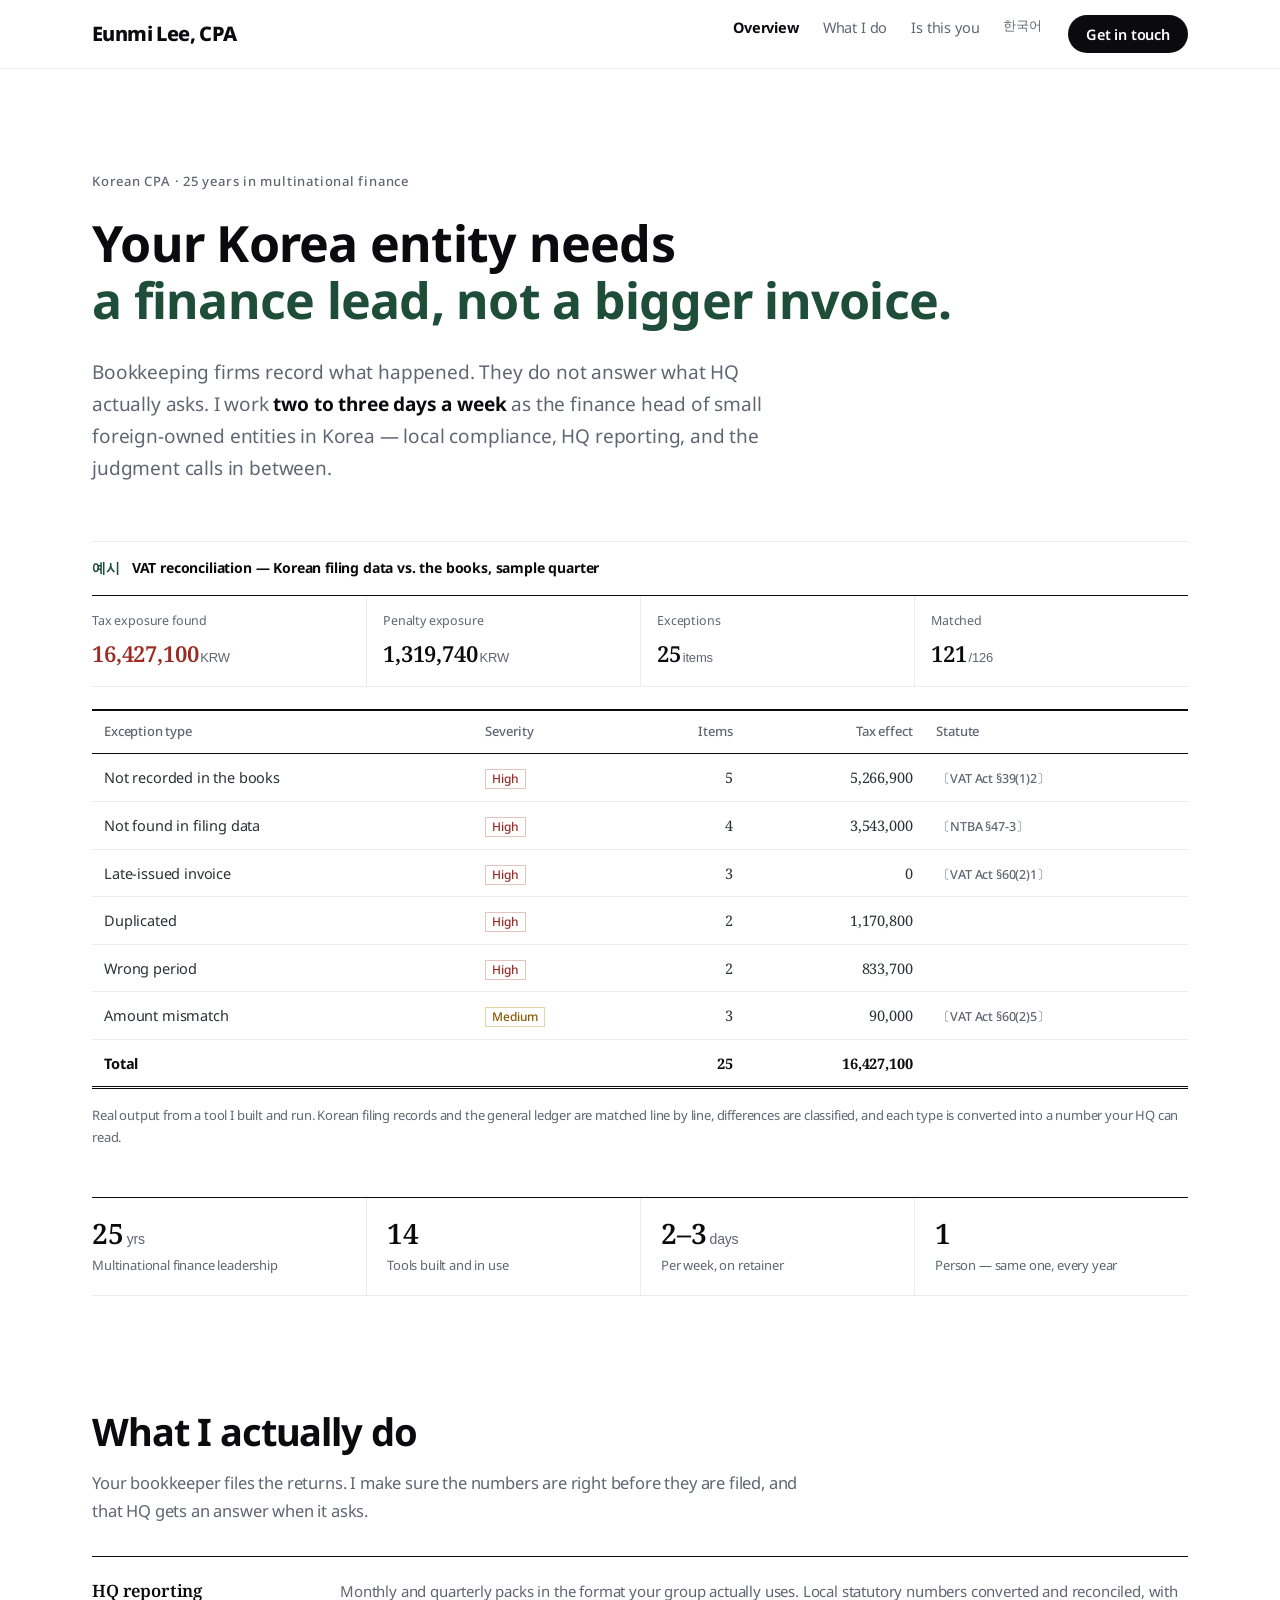
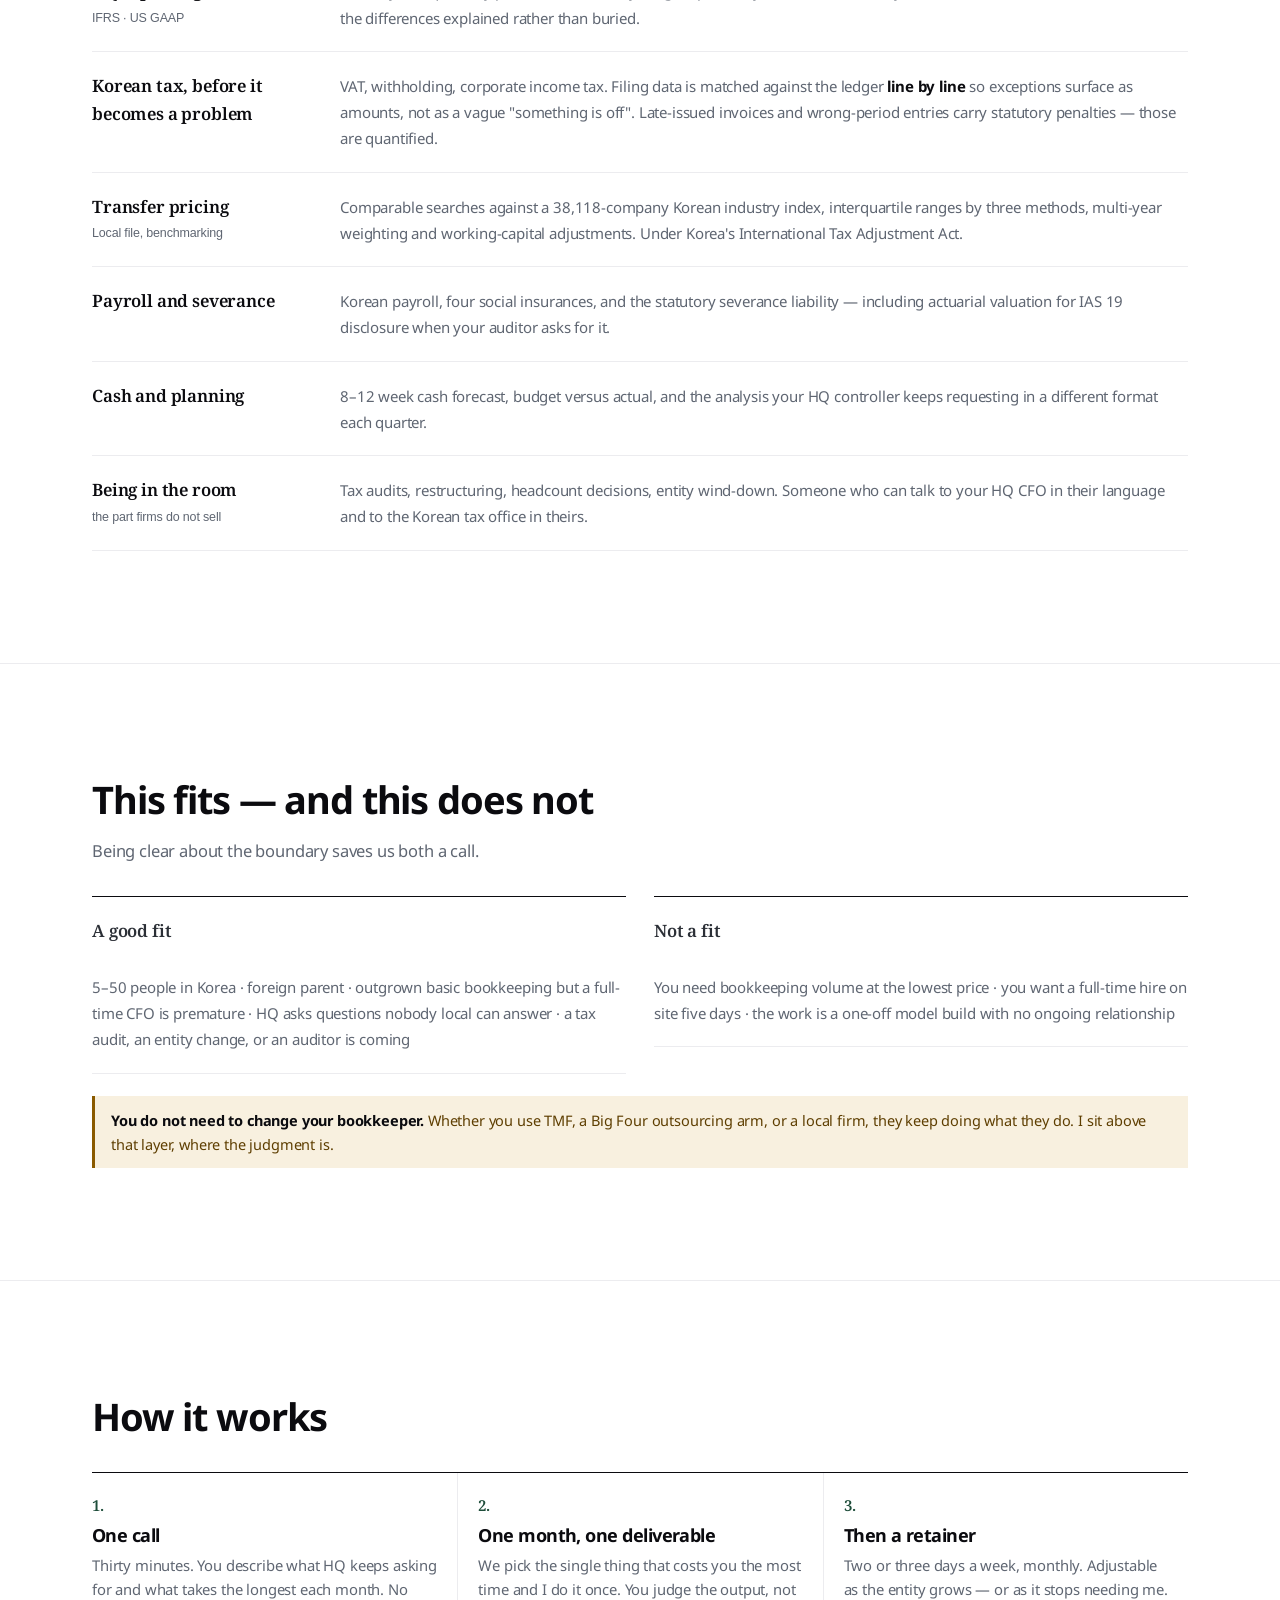
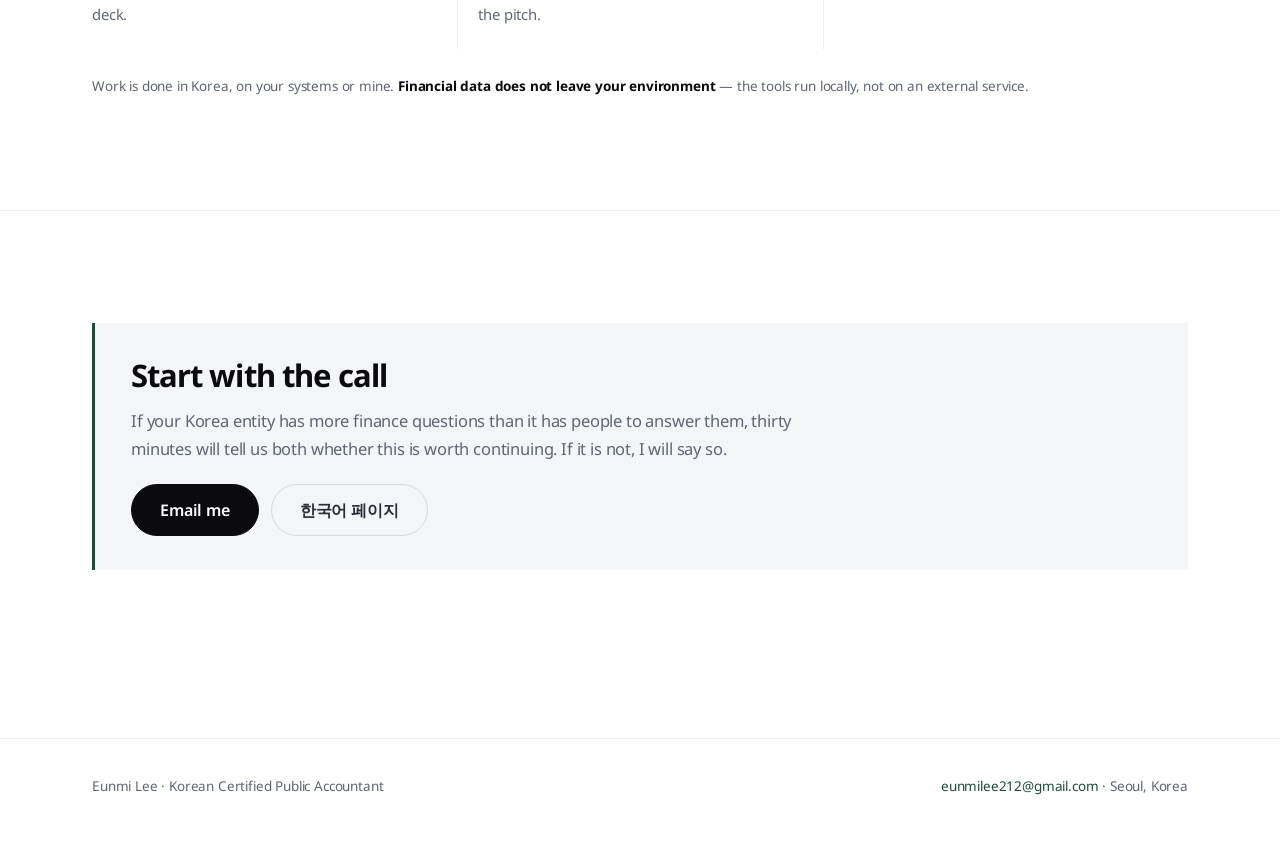
<file: en/index.html>
<!doctype html>
<html lang="en">
<head>
<meta charset="utf-8">
<meta name="viewport" content="width=device-width, initial-scale=1">
<meta name="robots" content="noindex, nofollow">
<title>Fractional CFO for Korean Subsidiaries</title>
<meta name="description" content="A Korean CPA with 25 years as a multinational finance lead, working 2–3 days a week as the finance head of small foreign-owned subsidiaries in Korea. Local compliance, HQ reporting, and the judgment calls in between.">
<link rel="preconnect" href="https://fonts.googleapis.com">
<link rel="preconnect" href="https://fonts.gstatic.com" crossorigin>
<link href="https://fonts.googleapis.com/css2?family=Noto+Sans:wght@400;500;700&family=Noto+Serif:wght@500;600;700&display=swap" rel="stylesheet">
<link rel="stylesheet" href="../style.css?v=20261011g">
<style>
  /* 영문 페이지 — 한글용 --sans 대신 라틴 최적화 폰트로 바꾼다.
     한글 폰트로 영문을 조판하면 자간과 굵기가 어색하다. */
  :root { --serif: 'Noto Serif', Georgia, serif; }
  body { font-family: 'Noto Sans', -apple-system, BlinkMacSystemFont, system-ui, sans-serif;
         word-break: normal; overflow-wrap: anywhere; }
  h1, h2, h3 { word-break: normal; }
  .hero h1 { font-size: 50px; letter-spacing: -.015em; }
  .lang { font-size: 12.5px; }
  @media (max-width: 640px) { .hero h1 { font-size: 32px; } }
</style>
</head>
<body>
<header class="top"><div class="wrap">
  <a class="brand" href="index.html">Eunmi Lee, CPA</a>
  <nav class="main">
    <a class="on" href="index.html">Overview</a>
    <a href="#what">What I do</a>
    <a href="#fit">Is this you</a>
    <a class="lang" href="../cfo.html">한국어</a>
    <a class="cta" href="#contact">Get in touch</a>
  </nav>
</div></header>

<main>
  <div class="dark">
    <div class="wrap">
      <div class="hero">
        <span class="eyebrow">Korean CPA · 25 years in multinational finance</span>
        <h1>Your Korea entity needs<br><em>a finance lead, not a bigger invoice.</em></h1>
        <p class="lead">Bookkeeping firms record what happened. They do not answer what HQ actually asks. I work <b>two to three days a week</b> as the finance head of small foreign-owned entities in Korea — local compliance, HQ reporting, and the judgment calls in between.</p>

        <div class="overlap">
          <div class="shot">
            <div class="bar">
              <i></i><i></i><i></i>
              <span>VAT reconciliation — Korean filing data vs. the books, sample quarter</span>
            </div>
            <div class="body">
              <div class="kpis">
                <div class="kpi hot">
                  <div class="k">Tax exposure found</div>
                  <div class="v num">16,427,100<span class="u">KRW</span></div>
                </div>
                <div class="kpi">
                  <div class="k">Penalty exposure</div>
                  <div class="v num">1,319,740<span class="u">KRW</span></div>
                </div>
                <div class="kpi">
                  <div class="k">Exceptions</div>
                  <div class="v num">25<span class="u">items</span></div>
                </div>
                <div class="kpi">
                  <div class="k">Matched</div>
                  <div class="v num">121<span class="u">/126</span></div>
                </div>
              </div>
              <div class="table-scroll"><table class="grid">
                <thead><tr>
                  <th>Exception type</th><th>Severity</th><th class="r">Items</th>
                  <th class="r">Tax effect</th><th>Statute</th>
                </tr></thead>
                <tbody>
                  <tr><td>Not recorded in the books</td><td><span class="pill high">High</span></td><td class="r num">5</td><td class="r num">5,266,900</td><td><span class="pill law">VAT Act §39(1)2</span></td></tr>
                  <tr><td>Not found in filing data</td><td><span class="pill high">High</span></td><td class="r num">4</td><td class="r num">3,543,000</td><td><span class="pill law">NTBA §47-3</span></td></tr>
                  <tr><td>Late-issued invoice</td><td><span class="pill high">High</span></td><td class="r num">3</td><td class="r num">0</td><td><span class="pill law">VAT Act §60(2)1</span></td></tr>
                  <tr><td>Duplicated</td><td><span class="pill high">High</span></td><td class="r num">2</td><td class="r num">1,170,800</td><td></td></tr>
                  <tr><td>Wrong period</td><td><span class="pill high">High</span></td><td class="r num">2</td><td class="r num">833,700</td><td></td></tr>
                  <tr><td>Amount mismatch</td><td><span class="pill mid">Medium</span></td><td class="r num">3</td><td class="r num">90,000</td><td><span class="pill law">VAT Act §60(2)5</span></td></tr>
                  <tr class="total"><td>Total</td><td></td><td class="r num">25</td><td class="r num">16,427,100</td><td></td></tr>
                </tbody>
              </table></div>
            </div>
            <div class="cap">Real output from a tool I built and run. Korean filing records and the general ledger are matched line by line, differences are classified, and each type is converted into a number your HQ can read.</div>
          </div>
        </div>
      </div>
    </div>
  </div>

  <div class="wrap after-overlap">
    <div class="proof">
      <div><div class="v">25<span>yrs</span></div><div class="k">Multinational finance leadership</div></div>
      <div><div class="v">14<span></span></div><div class="k">Tools built and in use</div></div>
      <div><div class="v">2–3<span>days</span></div><div class="k">Per week, on retainer</div></div>
      <div><div class="v">1<span></span></div><div class="k">Person — same one, every year</div></div>
    </div>
  </div>

  <section id="what"><div class="wrap">
    <div class="sechead">
      <h2>What I actually do</h2>
      <p>Your bookkeeper files the returns. I make sure the numbers are right before they are filed, and that HQ gets an answer when it asks.</p>
    </div>
    <div class="items">
      <div class="item">
        <div class="nm">HQ reporting<span class="sub">IFRS · US GAAP</span></div>
        <div class="ds">Monthly and quarterly packs in the format your group actually uses. Local statutory numbers converted and reconciled, with the differences explained rather than buried.</div>
      </div>
      <div class="item">
        <div class="nm">Korean tax, before it becomes a problem</div>
        <div class="ds">VAT, withholding, corporate income tax. Filing data is matched against the ledger <b>line by line</b> so exceptions surface as amounts, not as a vague "something is off". Late-issued invoices and wrong-period entries carry statutory penalties — those are quantified.</div>
      </div>
      <div class="item">
        <div class="nm">Transfer pricing<span class="sub">Local file, benchmarking</span></div>
        <div class="ds">Comparable searches against a 38,118-company Korean industry index, interquartile ranges by three methods, multi-year weighting and working-capital adjustments. Under Korea's International Tax Adjustment Act.</div>
      </div>
      <div class="item">
        <div class="nm">Payroll and severance</div>
        <div class="ds">Korean payroll, four social insurances, and the statutory severance liability — including actuarial valuation for IAS 19 disclosure when your auditor asks for it.</div>
      </div>
      <div class="item">
        <div class="nm">Cash and planning</div>
        <div class="ds">8–12 week cash forecast, budget versus actual, and the analysis your HQ controller keeps requesting in a different format each quarter.</div>
      </div>
      <div class="item">
        <div class="nm">Being in the room<span class="sub">the part firms do not sell</span></div>
        <div class="ds">Tax audits, restructuring, headcount decisions, entity wind-down. Someone who can talk to your HQ CFO in their language and to the Korean tax office in theirs.</div>
      </div>
    </div>
  </div></section>

  <section id="fit"><div class="wrap">
    <div class="sechead">
      <h2>This fits — and this does not</h2>
      <p>Being clear about the boundary saves us both a call.</p>
    </div>
    <div class="grid2">
      <div>
        <div class="items">
          <div class="item" style="grid-template-columns:1fr">
            <div class="nm" style="color:var(--accent)">A good fit</div>
            <div class="ds">
              5–50 people in Korea · foreign parent · outgrown basic bookkeeping but a full-time CFO is premature · HQ asks questions nobody local can answer · a tax audit, an entity change, or an auditor is coming
            </div>
          </div>
        </div>
      </div>
      <div>
        <div class="items">
          <div class="item" style="grid-template-columns:1fr">
            <div class="nm" style="color:var(--danger)">Not a fit</div>
            <div class="ds">
              You need bookkeeping volume at the lowest price · you want a full-time hire on site five days · the work is a one-off model build with no ongoing relationship
            </div>
          </div>
        </div>
      </div>
    </div>
    <div class="note" style="margin-top:22px"><b>You do not need to change your bookkeeper.</b> Whether you use TMF, a Big Four outsourcing arm, or a local firm, they keep doing what they do. I sit above that layer, where the judgment is.</div>
  </div></section>

  <section><div class="wrap">
    <div class="sechead">
      <h2>How it works</h2>
    </div>
    <div class="steps">
      <div class="step">
        <h3>One call</h3>
        <p>Thirty minutes. You describe what HQ keeps asking for and what takes the longest each month. No deck.</p>
      </div>
      <div class="step">
        <h3>One month, one deliverable</h3>
        <p>We pick the single thing that costs you the most time and I do it once. You judge the output, not the pitch.</p>
      </div>
      <div class="step">
        <h3>Then a retainer</h3>
        <p>Two or three days a week, monthly. Adjustable as the entity grows — or as it stops needing me.</p>
      </div>
    </div>
    <p class="quiet" style="margin-top:26px">Work is done in Korea, on your systems or mine. <b>Financial data does not leave your environment</b> — the tools run locally, not on an external service.</p>
  </div></section>

  <section id="contact"><div class="wrap">
    <div class="callout">
      <h2>Start with the call</h2>
      <p>If your Korea entity has more finance questions than it has people to answer them, thirty minutes will tell us both whether this is worth continuing. If it is not, I will say so.</p>
      <div class="actions">
        <a class="btn solid" href="mailto:eunmilee212@gmail.com?subject=Korea%20entity%20-%20fractional%20CFO">Email me</a>
        <a class="btn ghost" href="../cfo.html">한국어 페이지</a>
      </div>
    </div>
  </div></section>
</main>

<footer><div class="wrap">
  <div>Eunmi Lee · Korean Certified Public Accountant</div>
  <div><a href="mailto:eunmilee212@gmail.com">eunmilee212@gmail.com</a> · Seoul, Korea</div>
</div></footer>
</body>
</html>
</file>
<file: style.css>
/* ============================================================
   판매 사이트 — 시안 B "재무제표 주석" (2026-09-17 결정)

   흰 바탕 · 짙은 녹색 한 가지 · 제목과 숫자는 명조, 본문은 고딕.
   그림자 · 둥근 카드 · 알약 배지 · 어두운 히어로를 쓰지 않는다.
   나눔은 선으로 한다. 합계 아래 두 줄(3px double)이 이 사이트의 표시다.

   업무 도구 화면(C:\dev\suite\suite\theme.css)과 같은 색과 글꼴이다 —
   사이트에서 본 모습 그대로 설치한 도구가 열린다.
   ============================================================ */

:root {
  --ink:    #0B0B0F;   /* 2026-10-10 — 녹색 기운이 돌던 먹색을 중립 검정으로 */
  --ink-2:  #2B2F36;
  --ink-3:  #5F6672;
  --muted:  #5F6672;
  --faint:  #A3A8B1;
  --line:   #ECECEF;
  --line-2: #D8D9DE;
  --bg:     #FFFFFF;
  --surface:#FFFFFF;
  --tint:   #F4F5F7;

  --brand:      #1E4D3A;
  --brand-2:    #163B2C;
  --brand-soft: #E7EFEA;
  --warn:       #8A5A00;
  --warn-soft:  #F8F0DF;
  --bad:        #9B2C24;

  --max: 1160px;
  /* 글꼴 한 벌로 간다 (2026-10-10). 종전에는 제목이 명조였는데 한글 명조 제목은
     관공서 문서로 읽힌다 — "촌스럽다"의 절반이 여기였다. 숫자는 자릿수를 맞춘다. */
  --sans:  'Pretendard Variable', Pretendard, -apple-system, BlinkMacSystemFont,
           'Apple SD Gothic Neo', 'Malgun Gothic', sans-serif;
  --serif: var(--sans);
}

* { box-sizing: border-box; margin: 0; padding: 0; }
html { color-scheme: light; -webkit-text-size-adjust: 100%; }
body {
  font-family: var(--sans);
  background: var(--bg);
  color: var(--ink-2);
  font-size: 16.5px;
  line-height: 1.68;
  letter-spacing: -0.01em;
  word-break: keep-all;
  -webkit-font-smoothing: antialiased;
}
a { color: var(--brand); text-decoration: none; }
a:hover { text-decoration: underline; text-underline-offset: 3px; }
h1, h2, h3 { font-weight: 700; color: var(--ink); letter-spacing: -0.03em; line-height: 1.22; }
h1 { letter-spacing: -0.035em; }
b, strong { font-weight: 700; color: var(--ink); }
.wrap { max-width: var(--max); margin: 0 auto; padding: 0 32px; }
.num { font-family: var(--serif); font-variant-numeric: tabular-nums; }

/* ── 머리 — 보고서 표지의 머리처럼 ───────────────────────── */
/* 머리말은 스크롤에도 붙어 있는다 — 문의 단추가 늘 보여야 한다 (2026-10-10) */
/* 선은 하나다 (2026-10-10). 종전에는 위에 화면 끝까지 가는 6px 검은 띠,
   아래에 본문 폭에서 끊기는 3px 겹줄이 있었다 — 폭도 굵기도 달라 어긋나 보였고
   문의 단추가 아래 선 밖으로 삐져나온 것처럼 읽혔다. */
header.top { background: rgba(255,255,255,.86); border-bottom: 1px solid var(--line);
  position: sticky; top: 0; z-index: 50;
  backdrop-filter: saturate(1.4) blur(12px); -webkit-backdrop-filter: saturate(1.4) blur(12px); }
header.top .wrap {
  display: flex; align-items: center; gap: 12px 28px; flex-wrap: wrap;
  min-height: 68px; padding-top: 12px; padding-bottom: 12px;
}
.brand { font-weight: 800; font-size: 20px; letter-spacing: -0.03em; color: var(--ink); }
.brand:hover { text-decoration: none; }
nav.main { display: flex; flex-wrap: wrap; gap: 4px 24px; margin-left: auto; font-size: 14.5px; }
nav.main a { color: var(--ink-3); }
nav.main a:hover { color: var(--brand); text-decoration: none; }
nav.main a.on { color: var(--ink); font-weight: 700; }
/* 문의 — 글자가 아니라 단추다. 이 사이트에서 가장 진한 녹색은 여기 하나뿐이다. */
nav.main a.cta { display: inline-flex; align-items: center; height: 38px; padding: 0 18px;
  border-radius: 999px; background: var(--ink); color: #fff; font-weight: 600; margin-left: 2px; }
nav.main a.cta:hover { background: var(--brand); color: #fff; text-decoration: none; }
/* 좁은 화면에서는 메뉴가 여러 줄이 되어 머리말이 화면을 먹는다 — 붙이지 않는다 */
@media (max-width: 760px) { header.top { position: static; } }

/* ── 첫 면 — 어두운 면을 쓰지 않는다 ─────────────────────── */
.dark { background: var(--bg); color: var(--ink-2); }
.hero { padding: clamp(64px, 8vw, 104px) 0 0; }
.hero > h1, .hero > .lead, .hero > .eyebrow { max-width: 860px; }
.eyebrow { display: block; font-size: 13px; font-weight: 500; letter-spacing: .06em;
  color: var(--muted); margin-bottom: 22px; }   /* 녹색이었다 — 누를 곳만 녹색으로 남긴다 */
.hero h1 { font-size: clamp(38px, 5.2vw, 62px); line-height: 1.14; margin-bottom: 28px; }
.hero h1 em { font-style: normal; color: var(--brand); }
.hero .lead, .lead { font-size: 19px; color: var(--muted); max-width: 720px; line-height: 1.68; }
.hero .lead b { color: var(--ink); }

.overlap { margin-top: 56px; }
.after-overlap { padding-top: 48px; }

.pagehead { padding: 72px 0 40px; border-bottom: 1px solid var(--ink); }
.pagehead h1 { font-size: clamp(32px, 4.2vw, 48px); line-height: 1.18; margin-bottom: 18px; }

/* ── 산출물 미리보기 — 창 모양 대신 "예시" 표 ──────────────── */
.shot { margin-top: 44px; border-top: 1px solid var(--line); background: var(--surface); }
.overlap .shot { margin-top: 0; }
.shot .bar { display: flex; align-items: baseline; gap: 12px; padding: 14px 0 10px; font-size: 14px; }
.shot .bar i { display: none; }
.shot .bar span { color: var(--ink); font-weight: 700; margin: 0; }
.shot .bar::before { content: '예시'; color: var(--brand); font-weight: 700; }
.shot .body { padding: 6px 0 4px; }
.shot .cap { padding: 12px 0 0; font-size: 13px; color: var(--muted); }

.kpis { display: grid; grid-template-columns: repeat(4, 1fr); margin-bottom: 22px; border-top: 1px solid var(--ink); border-bottom: 1px solid var(--line); }
.kpi { padding: 14px 16px; border-left: 1px solid var(--line); }
.kpi:first-child { border-left: 0; padding-left: 0; }
.kpi .k { font-size: 12.5px; color: var(--muted); margin-bottom: 4px; }
.kpi .v { font-family: var(--serif); font-size: 22px; font-weight: 600; color: var(--ink); }
.kpi.hot .v { color: var(--bad); }
.kpi .u { font-family: var(--sans); font-size: 13px; color: var(--ink-3); margin-left: 2px; font-weight: 400; }

/* ── 표 — 재무제표처럼: 위 굵은 줄, 합계 아래 두 줄 ─────────── */
.table-scroll { overflow-x: auto; -webkit-overflow-scrolling: touch; }
table.grid { width: 100%; border-collapse: collapse; font-size: 14.5px; }
table.grid th {
  text-align: left; font-weight: 500; font-size: 13px; color: var(--ink-3);
  padding: 10px 12px; white-space: nowrap;
  border-top: 2px solid var(--ink); border-bottom: 1px solid var(--ink);
}
table.grid td { padding: 11px 12px; border-bottom: 1px solid var(--line); color: var(--ink-2); vertical-align: top; }
table.grid td.r, table.grid th.r { text-align: right; }
table.grid tr.total td { border-top: 1px solid var(--ink); border-bottom: 3px double var(--ink); font-weight: 700; color: var(--ink); }
.dbl { border-bottom: 3px double var(--ink); }

/* 표시 — 알약이 아니라 작은 글씨 */
.pill { display: inline-block; font-size: 12px; font-weight: 500; line-height: 1.5; padding: 0 6px; white-space: nowrap; border: 1px solid transparent; }
.pill.high { color: var(--bad); border-color: #E3C3BE; }
.pill.mid  { color: var(--warn); border-color: #E7D3A8; }
.pill.low  { color: var(--ink-3); border-color: var(--line); }
.pill.law  { color: var(--ink-3); padding: 0; font-size: 12.5px; white-space: normal; }
.pill.law::before { content: '〔'; }
.pill.law::after { content: '〕'; }
.pill.soon { color: var(--brand); border-color: var(--brand); font-family: var(--sans); }
.ok { color: var(--brand); font-weight: 700; }

/* ── 수치 띠 ─────────────────────────────────────────────── */
.proof { display: grid; grid-template-columns: repeat(4, 1fr); border-top: 1px solid var(--ink); border-bottom: 1px solid var(--line); }
.proof > div { padding: 18px 20px; border-left: 1px solid var(--line); }
.proof > div:first-child { border-left: 0; padding-left: 0; }
.proof .v { font-family: var(--serif); font-size: 28px; font-weight: 600; color: var(--ink); line-height: 1.25; }
.proof .v span { font-family: var(--sans); font-size: 14px; color: var(--ink-3); margin-left: 3px; font-weight: 400; }
.proof .k { font-size: 13px; color: var(--muted); margin-top: 4px; }

/* ── 장 ───────────────────────────────────────────────────── */
section { padding: clamp(72px, 9vw, 112px) 0; }
section + section { border-top: 1px solid var(--line); }
.sechead { margin-bottom: 32px; max-width: 720px; }
.sechead h2 { font-size: clamp(26px, 3.2vw, 38px); line-height: 1.24; margin-bottom: 14px; }
.sechead p { font-size: 16.5px; color: var(--ink-3); }

/* 고객군 입구 — 카드 대신 세 칸 목차 */
.doors { display: grid; grid-template-columns: repeat(3, 1fr); border-top: 1px solid var(--ink); }
.door { display: block; padding: 22px 22px 24px 0; color: inherit; border-bottom: 1px solid var(--line); }
.door + .door { padding-left: 22px; border-left: 1px solid var(--line); }
.door:hover { text-decoration: none; }
.door:hover h3 { color: var(--brand); }
.door .n { font-family: var(--serif); font-size: 14px; color: var(--faint, #98A19B);
  font-weight: 600; }   /* 번호까지 녹색일 이유가 없다 */
.door h3 { font-size: 20px; margin: 6px 0 10px; }
.door p { font-size: 14.8px; color: var(--ink-3); line-height: 1.7; }
.door .go { display: inline-block; margin-top: 14px; font-size: 14px; font-weight: 700; color: var(--brand); border-bottom: 1px solid currentColor; }

/* 원칙 · 제품 목록 — 번호 붙은 줄 */
.rules { border-top: 1px solid var(--ink); }
.rule { display: grid; grid-template-columns: 48px 1fr 1.35fr; gap: 24px; padding: 22px 0; border-bottom: 1px solid var(--line); align-items: baseline; }
.rule .n { font-family: var(--serif); font-size: 15px; color: var(--brand); font-weight: 600; }
.rule h3 { font-size: 18px; }
.rule p { font-size: 15px; color: var(--ink-3); }

.items { border-top: 1px solid var(--ink); }
.item { display: grid; grid-template-columns: 220px 1fr; gap: 28px; padding: 20px 0; border-bottom: 1px solid var(--line); align-items: baseline; }
.item .nm { font-family: var(--serif); font-size: 17px; font-weight: 600; color: var(--ink); }
.item .nm .sub { display: block; font-family: var(--sans); font-size: 12.5px; font-weight: 400; color: var(--muted); margin-top: 2px; }
.item .ds { font-size: 15px; color: var(--ink-3); line-height: 1.75; }
.item .ds .pill { margin-right: 6px; }

/* 단계 */
.steps { display: grid; grid-template-columns: repeat(3, 1fr); counter-reset: s; border-top: 1px solid var(--ink); }
.step { counter-increment: s; padding: 20px 20px 22px 0; }
.step + .step { padding-left: 20px; border-left: 1px solid var(--line); }
.step::before { content: counter(s) '.'; display: block; font-family: var(--serif); font-size: 15px; font-weight: 600; color: var(--brand); margin-bottom: 6px; }
.step h3 { font-size: 18px; margin-bottom: 6px; }
.step p { font-size: 14.8px; color: var(--ink-3); }

/* 강조 — 어두운 배너 대신 옅은 면과 왼쪽 선 */
.callout { background: var(--tint); border-left: 3px solid var(--brand); padding: 34px 36px; }
.callout h2 { font-size: clamp(23px, 2.6vw, 31px); margin-bottom: 12px; }
.callout p { font-size: 16.5px; color: var(--ink-3); max-width: 680px; }
.callout .actions { margin-top: 22px; }

.note { background: var(--warn-soft); border-left: 3px solid var(--warn); color: #5E3E00; padding: 12px 16px; font-size: 14.5px; }
.quiet { color: var(--muted); font-size: 13.5px; line-height: 1.7; }

/* 버튼 */
/* 단추만 둥글게 — 읽을 것과 누를 것은 모양이 달라야 한다 (2026-10-10) */
.btn { display: inline-flex; align-items: center; justify-content: center; height: 52px;
  padding: 0 28px; border: 1px solid var(--line-2); border-radius: 999px;
  color: var(--ink); background: var(--surface); font-weight: 600; font-size: 16px;
  transition: background .18s, color .18s, border-color .18s; }
.btn:hover { text-decoration: none; border-color: var(--ink); }
.btn.solid { background: var(--ink); color: #fff; border-color: var(--ink); }
.btn.solid:hover { background: var(--brand); border-color: var(--brand); color: #fff; }
.btn.ghost { border-color: var(--line-2); color: var(--ink-2); background: transparent; }
.btn.ghost:hover { border-color: var(--ink-3); background: transparent; }
.actions { display: flex; gap: 12px; flex-wrap: wrap; margin-top: 24px; }

.todo { background: #FFF3B0; border-bottom: 2px dotted var(--warn); padding: 0 4px; }

/* 꼬리 */
/* 꼬리말도 선 하나로 (2026-10-10) — 머리말과 같은 이유다 */
footer { border-top: 1px solid var(--line); padding: 36px 0 56px; margin-top: 56px; color: var(--muted); font-size: 13.5px; }
footer .wrap { display: flex; gap: 24px; flex-wrap: wrap; justify-content: space-between; }

/* ── 무료 계산기 ──────────────────────────────────────────── */
.calc { display: grid; gap: 22px; grid-template-columns: minmax(0, 1fr); }
.calc fieldset { min-width: 0; border: 0; border-top: 1px solid var(--ink); padding: 14px 0 6px; background: transparent; }
.calc legend { font-family: var(--serif); font-weight: 600; font-size: 17px; color: var(--ink); padding: 0 12px 0 0; }
.calc label.row { display: grid; grid-template-columns: 250px 1fr; gap: 14px; align-items: center; margin: 10px 0; font-size: 14.5px; color: var(--ink-2); }
.calc input:not([type=checkbox]):not([type=radio]), .calc input[type=date] {
  width: 100%; max-width: 260px; padding: 8px 10px; border: 1px solid var(--line-2);
  font: inherit; font-size: 14.5px; font-variant-numeric: tabular-nums;
  text-align: right; color: var(--ink); background: var(--surface);
}
.calc input[type=date] { text-align: left; }
.calc select { width: 100%; max-width: 420px; padding: 8px 10px; border: 1px solid var(--line-2); font: inherit; font-size: 14.5px; color: var(--ink); background: var(--surface); }
.calc label.row > span { min-width: 0; }
.calc input:focus, .calc select:focus { outline: none; border-color: var(--brand); box-shadow: 0 0 0 2px var(--brand-soft); }
.calc input[type=checkbox], .calc input[type=radio] { accent-color: var(--brand); }
.calc .reasons { display: grid; grid-template-columns: repeat(2, 1fr); gap: 4px 24px; font-size: 14.5px; }
.calc .reasons label { display: flex; gap: 9px; align-items: baseline; cursor: pointer; padding: 3px 0; }
.calc .reasons label:hover { color: var(--brand); }
.calc .reasons small { color: var(--muted); font-size: 12px; }
.calc .group { grid-column: 1 / -1; font-weight: 700; color: var(--ink-3); margin-top: 12px; font-size: 13px; }
.result { border-top: 2px solid var(--ink); border-bottom: 3px double var(--ink); padding: 20px 0 22px; }
.result .big { font-family: var(--serif); font-size: 34px; font-weight: 600; color: var(--ink); font-variant-numeric: tabular-nums; }
.result .big small { font-family: var(--sans); font-size: 14px; color: var(--muted); font-weight: 400; margin-left: 10px; }

/* 결과를 ①② 로 가른다 (2026-10-10) — 근거 법률도 감면 규칙도 다르다 */
.result .part + .part { margin-top: 40px; padding-top: 32px; border-top: 1px solid var(--line); }
.result .part h3 { font-size: 18px; margin-bottom: 10px; }
.result .part h3 small { font-weight: 400; font-size: 14px; color: var(--muted); margin-left: 8px; }
.result .part .big { font-size: 28px; }
.result .part .table-scroll { margin-top: 12px; }
.result .part > .quiet { margin-top: 10px; }
.result .sum { margin-top: 40px; padding-top: 24px; border-top: 2px solid var(--ink); }
.result .sum .quiet { margin-top: 6px; }

/* ①②를 왼쪽·오른쪽으로 (2026-10-10) — 입력·결과·조문·한계 넷이 같은 자리에서
   같은 쪽을 가리킨다. 눈이 한 번 익으면 아래로 쭉 같은 규칙으로 읽힌다. */
/* `split` 이 붙은 계산기(가산세)만 가른다 — 갈래가 하나인 계산기는 한 덩어리다.
   2026-10-11: 종전에는 `.calc`·`.result` 를 통째로 2열로 바꿔 장기보유특별공제와
   비상장주식의 결과까지 좌우로 찢어 놓았다. */
.calc.split { grid-template-columns: repeat(2, minmax(0, 1fr)); gap: 26px 36px; align-items: start; }
.calc.split > .result, .calc.split > .note { grid-column: 1 / -1; }
.result.split { display: grid; grid-template-columns: repeat(2, minmax(0, 1fr)); gap: 0 36px; }
.result .part + .part { margin-top: 0; padding-top: 0; border-top: 0;
  border-left: 1px solid var(--line); padding-left: 36px; }
.result .sum { grid-column: 1 / -1; }
.pair { display: grid; grid-template-columns: repeat(2, minmax(0, 1fr)); gap: 0 36px; align-items: start; }
.pair > .col + .col { border-left: 1px solid var(--line); padding-left: 36px; }
.colh { font-size: 17px; margin-bottom: 14px; }
.colh small { font-weight: 400; font-size: 13.5px; color: var(--muted); margin-left: 8px; }

@media (max-width: 860px) {
  /* 좁은 화면에서는 위아래로 쌓는다 — 왼쪽·오른쪽이 무너지면 줄만 길어진다 */
  .calc.split, .result.split, .pair { grid-template-columns: minmax(0, 1fr); }
  .result .part + .part, .pair > .col + .col {
    border-left: 0; padding-left: 0; margin-top: 34px; padding-top: 28px;
    border-top: 1px solid var(--line); }
}
/* ── 가독성 (2026-10-11) ─────────────────────────────────────
   ①② 로 가르면서 칸이 반으로 줄었는데 그 안의 배치를 그대로 두었다.
   한 줄에 욱여넣은 것들을 편다. */

/* 사유 체크 — 반쪽 너비 안에서 2열은 무리다. 한 줄로 편다 */
.calc .reasons { grid-template-columns: minmax(0, 1fr); gap: 0; font-size: 15px; }
.calc .reasons label {
  display: grid; grid-template-columns: 20px minmax(0, 1fr); gap: 11px;
  align-items: start; padding: 10px 2px; border-bottom: 1px solid var(--line);
  line-height: 1.5; }
.calc .reasons label:last-child { border-bottom: 0; }
.calc .reasons label:hover { color: inherit; background: var(--tint); }
/* 조문은 이름 아래 제 줄에 — 12px 회색으로 뒤에 붙이면 안 읽힌다 */
.calc .reasons small { display: block; margin-top: 3px; font-size: 13px; color: var(--ink-3); }
.calc .reasons input[type=checkbox] { width: 17px; height: 17px; margin-top: 2px; }

/* 묶음 제목 — 구분이 되어야 한다 */
.calc .group { margin: 26px 0 0; padding-bottom: 7px; font-size: 14.5px;
  color: var(--ink); border-bottom: 1px solid var(--ink); }
.calc .group:first-child { margin-top: 6px; }

/* 입력 줄 — 갈라진 쪽(530px)에서는 위아래로 쌓고, 한 덩어리인 쪽에서는
   라벨을 왼쪽에 둔다. 폭이 다르면 읽히는 배치도 다르다. */
.calc label.row { grid-template-columns: 250px minmax(0, 1fr); gap: 14px; margin: 16px 0;
  font-size: 15px; align-items: center; }
.calc label.row > span { font-size: 14.5px; color: var(--ink-2); line-height: 1.55; }
/* 쉼표를 찍으려고 금액 칸을 text 로 바꾸면서(2026-10-11) type=number 선택자가
   안 걸려 칸이 끝까지 늘어났다. 체크·라디오만 빼고 모두 같은 규칙으로 묶는다. */
.calc input:not([type=checkbox]):not([type=radio]), .calc select {
  max-width: 420px; padding: 11px 13px; font-size: 16px; }
.calc.split label.row { grid-template-columns: minmax(0, 1fr); gap: 7px; margin: 18px 0;
  align-items: start; }
.calc.split input:not([type=checkbox]):not([type=radio]),
.calc.split select { max-width: none; }

/* 표 — 세 칸짜리 조문 표가 덩어리로 보인다. 줄을 띄운다 */
.pair table.grid, .result table.grid { font-size: 14px; }
.pair table.grid th, .pair table.grid td,
.result table.grid th, .result table.grid td { padding: 12px 12px; line-height: 1.65; }
.pair table.grid td:first-child { width: 23%; font-weight: 500; color: var(--ink); }
.result .part table.grid td:first-child { color: var(--ink); }

/* 덩어리 제목 */
.colh { font-size: 18px; margin-bottom: 16px; padding-bottom: 10px;
  border-bottom: 1px solid var(--ink); }
.result .part h3 { font-size: 18px; margin-bottom: 12px; }

/* 한계 목록 — 이름과 설명이 붙어 있었다 */
.pair .item { display: block; padding: 16px 0; }
.pair .item .nm { font-size: 16px; margin-bottom: 5px; }
.pair .item .ds { font-size: 14.5px; line-height: 1.8; }

@media (max-width: 860px) {
  .calc label.row { grid-template-columns: minmax(0, 1fr); }
}

/* 아래에 붙는 합계 띠 (2026-10-11) — 체크를 켤 때마다 숫자가 보여야 한다 */
.stickytotal { position: sticky; bottom: 0; z-index: 40; background: var(--ink);
  color: #fff; padding: 12px 0; margin-top: 40px; }
.stickytotal .wrap { display: flex; flex-wrap: wrap; align-items: baseline; gap: 8px 28px; }
.stickytotal .st-sum { font-size: 20px; font-variant-numeric: tabular-nums; }
.stickytotal .st-sum b { font-size: 26px; font-weight: 700; }
.stickytotal .st-sum small { font-size: 13px; color: #B9BFC6; margin-left: 4px; }
.stickytotal .st-part { margin-left: auto; font-size: 14px; color: #C8CDD3;
  font-variant-numeric: tabular-nums; }
.stickytotal .st-part + .st-part { margin-left: 0; }
.stickytotal .st-part b { color: #fff; font-weight: 600; }
@media (max-width: 640px) {
  .stickytotal .st-sum b { font-size: 21px; }
  .stickytotal .st-part { margin-left: 0; font-size: 13px; }
}

/* 예시 값 띠 (2026-10-11) — 위험한 것은 예시가 아니라 예시인 줄 모르는 것이다 */
.samplebar { display: flex; flex-wrap: wrap; align-items: center; gap: 10px 18px;
  background: var(--warn-soft); border-left: 3px solid var(--warn); color: #5E3E00;
  padding: 12px 16px; font-size: 14px; line-height: 1.6; margin-bottom: 8px; }
.samplebar button { margin-left: auto; border: 1px solid var(--warn); background: transparent;
  color: #5E3E00; font: inherit; font-size: 13.5px; font-weight: 600; padding: 7px 16px;
  border-radius: 999px; cursor: pointer; }
.samplebar button:hover { background: var(--warn); color: #fff; }
.samplebar[hidden] { display: none; }

/* 시범 사용 (2026-10-11) */
.callout.pilot { border-left-color: var(--ink); }
.callout.pilot .deal { display: grid; grid-template-columns: repeat(2, minmax(0, 1fr));
  gap: 0 36px; margin: 24px 0 20px; }
.callout.pilot .deal > div + div { border-left: 1px solid var(--line-2); padding-left: 36px; }
.callout.pilot .deal .k { font-size: 12.5px; font-weight: 600; letter-spacing: .12em;
  color: var(--brand); padding-bottom: 8px; margin-bottom: 10px;
  border-bottom: 1px solid var(--ink); }
.callout.pilot .deal p { font-size: 15.5px; line-height: 1.8; color: var(--ink-2); }
.callout.pilot .quiet { margin-top: 4px; }
@media (max-width: 760px) {
  .callout.pilot .deal { grid-template-columns: minmax(0, 1fr); }
  .callout.pilot .deal > div + div { border-left: 0; padding-left: 0; margin-top: 22px;
    padding-top: 20px; border-top: 1px solid var(--line-2); }
}

tr.off td { color: var(--muted); text-decoration: line-through; }
tr.off td.why { text-decoration: none; color: var(--warn); font-size: 12.5px; }

/* ── 글 ───────────────────────────────────────────────────── */
article.post { max-width: 720px; padding: 56px 0 40px; }
article.post .meta { color: var(--muted); font-size: 13px; margin-bottom: 14px; }
article.post h1 { font-size: 34px; line-height: 1.35; margin-bottom: 26px; }
article.post h2 { font-size: 21px; margin: 40px 0 12px; }
article.post p, article.post li { font-size: 16.5px; color: var(--ink-2); line-height: 1.85; }
article.post p { margin-bottom: 16px; }
article.post ol, article.post ul { margin: 0 0 16px 22px; }
article.post li { margin-bottom: 9px; }

.grid2 { display: grid; grid-template-columns: 1fr 1fr; gap: 28px; align-items: start; }

@media (max-width: 900px) {
  .kpis { grid-template-columns: repeat(2, 1fr); }
  .kpi:nth-child(3) { border-left: 0; padding-left: 0; }
  .kpi:nth-child(n+3) { border-top: 1px solid var(--line); }
  .doors, .steps { grid-template-columns: 1fr; }
  .door + .door, .step + .step { padding-left: 0; border-left: 0; }
  .rule { grid-template-columns: 40px 1fr; }
  .rule p { grid-column: 2; }
  .item { grid-template-columns: 1fr; gap: 6px; }
  .grid2 { grid-template-columns: 1fr; }
}
@media (max-width: 640px) {
  .wrap { padding: 0 16px; }
  nav.main { margin-left: 0; gap: 4px 16px; font-size: 14px; }
  .hero { padding: 52px 0 0; }
  .hero h1 { font-size: 34px; }
  .hero .lead, .lead { font-size: 16.5px; }
  .pagehead { padding: 48px 0 30px; }
  .pagehead h1 { font-size: 29px; }
  .sechead h2 { font-size: 24px; }
  section { padding: 48px 0; }
  .proof { grid-template-columns: repeat(2, 1fr); }
  .proof > div { border-left: 0; padding: 14px 0; }
  .proof > div:nth-child(n+3) { border-top: 1px solid var(--line); }
  .proof .v { font-size: 23px; }
  .kpi .v { font-size: 17px; }
  .callout { padding: 24px 20px; }
  .calc .reasons, .calc label.row { grid-template-columns: minmax(0, 1fr); }
  .result .big { font-size: 26px; }
}
</file>
